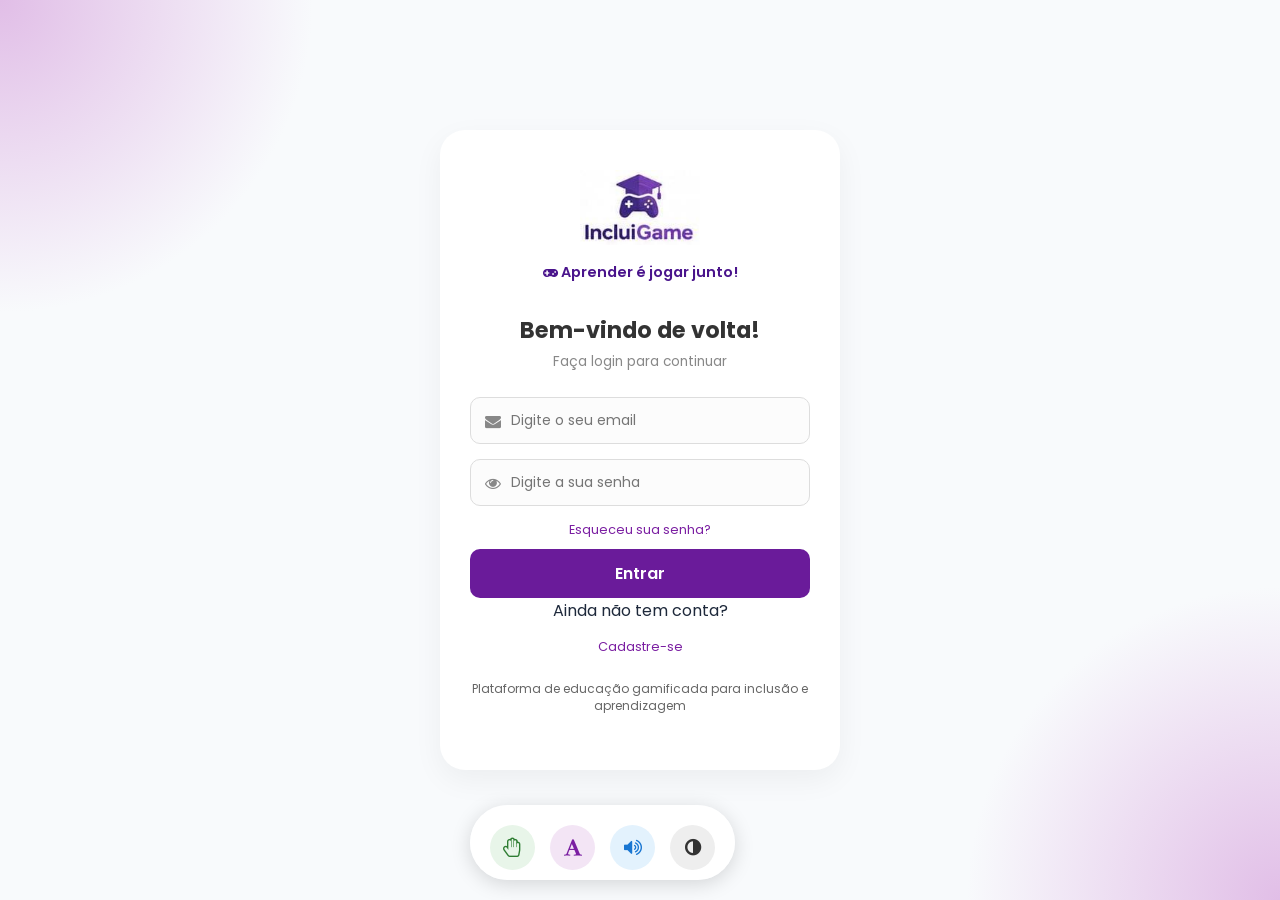
<file: index.html>
<!DOCTYPE html>
<html lang="pt-BR">
<head> 
    <meta charset="UTF-8">
    <link rel="stylesheet" href="style.css">
    <link rel="stylesheet" href="https://cdnjs.cloudflare.com/ajax/libs/font-awesome/4.7.0/css/font-awesome.min.css">
    <link rel="stylesheet" href="https://fonts.googleapis.com/css2?family=Poppins:wght@300;400;600&display=swap">
    <title>IncluiGame - Login</title>
</head>
<body>

    <div class="login-container">

        <div class="logo">
            <img src="Img/logo_ig.jpeg" alt="IncluiGame">
           <p><i class="fa fa-gamepad"></i> 
            Aprender é jogar junto!</p>
        </div>
       

       <div class="login-box">
        <h2>Bem-vindo de volta!</h2>
        <p class="subtitle">Faça login para continuar</p>
          
        <form id="loginForm" onsubmit="event.preventDefault(); login();">
    <div class="input-container">
        <i class="fa fa-envelope"></i>
        <input type="email" name="email" placeholder="Digite o seu email" required>
    </div>

    <div class="input-container">
        <input type="password" name="senha" placeholder="Digite a sua senha" required>
        <i class="fa fa-eye btn-eye" id="togglePassword" style="cursor: pointer;"></i>
    </div>

    <a href="#" class="forgot-link">Esqueceu sua senha?</a>
    
    <button type="submit">Entrar</button>

    <p class="cadastro">Ainda não tem conta? 
        <a href="cadastro.html">Cadastre-se</a>
    </p>
</form>

    </div>
      
   
        <p class="footer-description">Plataforma de educação gamificada para inclusão e aprendizagem</p>

        <div class="accessibility-bar">
        <!--Libras-->
        <button class="acc-btn libras" title="Libras">
            <i class="fa fa-hand-paper-o"></i>
           </button>
        <!--Tamanho da fonte--->
           <button class="acc-btn text-size" title="Tamanho da Fonte">
            <i class="fa fa-font"></i>
           </button>
           <!--Audio-->
           <button class="acc-btn audio" title="Ouvir texto">
            <i class="fa fa-volume-up"></i>
           </button>
           <!--Contrast-->
           <button class="acc-btn contrast" title="Alto contraste">
            <i class="fa fa-adjust"></i>
           </button>
        </div>
    </div>
    
<script src="js/login.js"></script>

<div vw class="enabled">
    <div vw-access-button class="active"></div>
    <div vw-plugin-wrapper>
        <div class="vw-plugin-top-wrapper"></div>
    </div>
</div>
<script src="https://vlibras.gov.br/app/vlibras-plugin.js"></script>
<script>
    new window.VLibras.Widget('https://vlibras.gov.br/app');
</script>
</body>
</html>
</file>
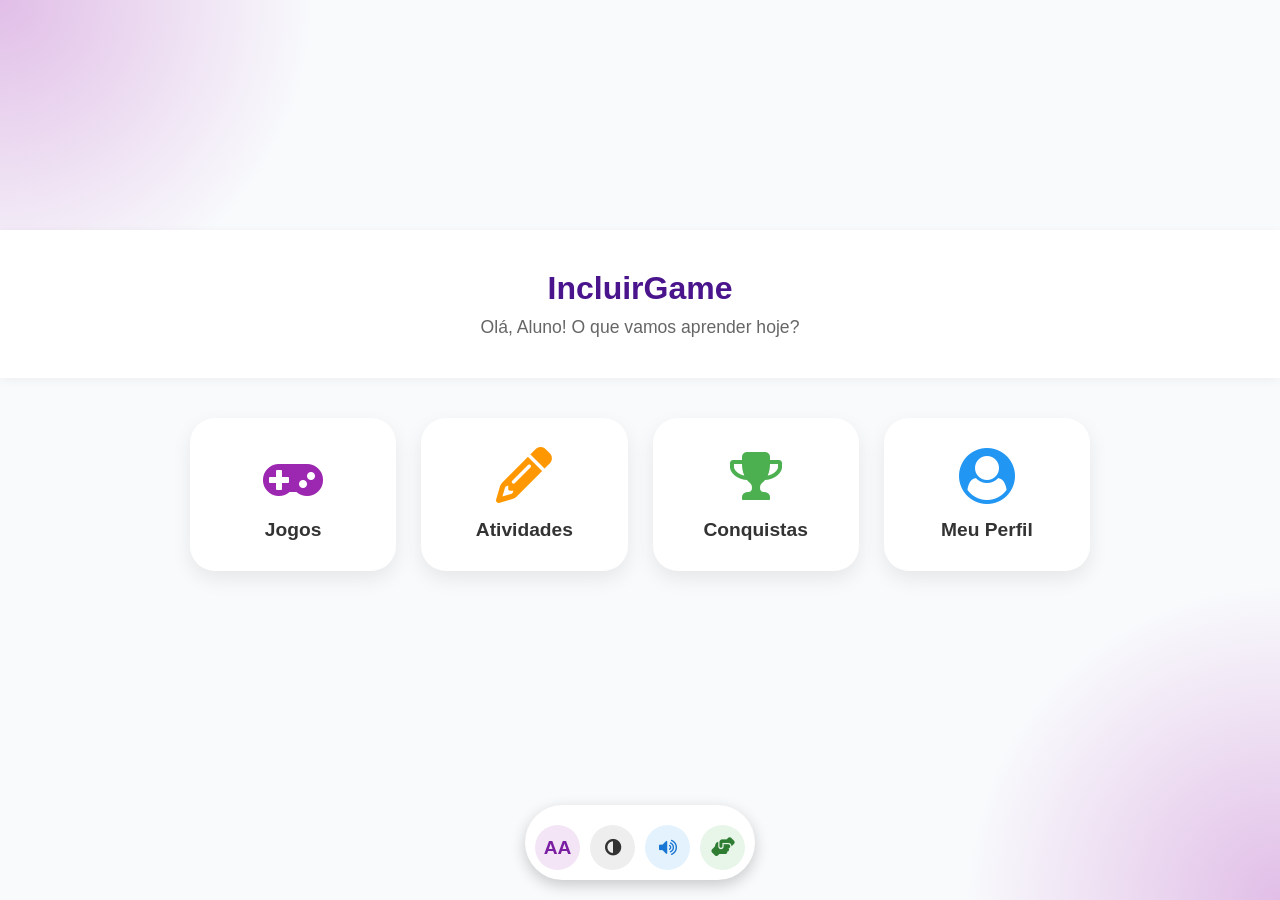
<file: aluno_dashboard.html>
<!DOCTYPE html>
<html lang="pt-BR">

<head>
    <meta charset="UTF-8">

    <title>Dashboard do Aluno</title>
    <link rel="stylesheet" href="style.css">
    <link rel="stylesheet"
    href="https://cdnjs.cloudflare.com/ajax/libs/font-awesome/6.5.0/css/all.min.css">
    <link rel="stylesheet" href="https://cdnjs.cloudflare.com/ajax/libs/font-awesome/4.7.0/css/font-awesome.min.css">
</head>
<body>
   <header>
    <h1>IncluirGame</h1>
    <p>Olá, Aluno! O que vamos aprender hoje?</p>
   </header>

   <main class="dashboard-grid">
    <a href="jogos.html" class="card jogos">
     <i class="fa fa-gamepad"></i>
     <span>Jogos</span>
    </a>

    <a href="atividade.html" class="card atividades">
        <i class="fa fa-pencil-alt"></i>
        <span>Atividades</span>
    </a>

    <a href="conquistas.html" class="card conquistas">
        <i class="fa fa-trophy"></i>
        <span>Conquistas</span>
    </a>

    <a href="meu_perfil.html" class="card perfil">
        <i class="fa fa-user-circle"></i>
        <span>Meu Perfil</span>
    </a>
   </main>

   <div class="footer-acc">
       <button class="acc-btn text-size">AA</button>
       <button class="acc-btn contrast"><i class="fa fa-adjust"></i></button>
       <button class="acc-btn audio"><i class="fa fa-volume-up"></i></button>
       <button class="acc-btn libras"><i class="fa fa-hands-helping"></i></button>
   </div>
  <!--parte de acessbilidade-->
    <div vw class="enabled">
    <div vw-access-button class="active"></div>
    <div vw-plugin-wrapper>
        <div class="vw-plugin-top-wrapper"></div>
    </div>
</div>

   <script src="js/login.js"></script>
 <!--Avatar das libras-->
<div vw class="enabled">
    <div vw-access-button class="active"></div>
    <div vw-plugin-wrapper>
        <div class="vw-plugin-top-wrapper"></div>
    </div>
</div>
<script src="https://vlibras.gov.br/app/vlibras-plugin.js"></script>
<script>
    new window.VLibras.Widget('https://vlibras.gov.br/app');
</script> 

</body>
</html>
</file>
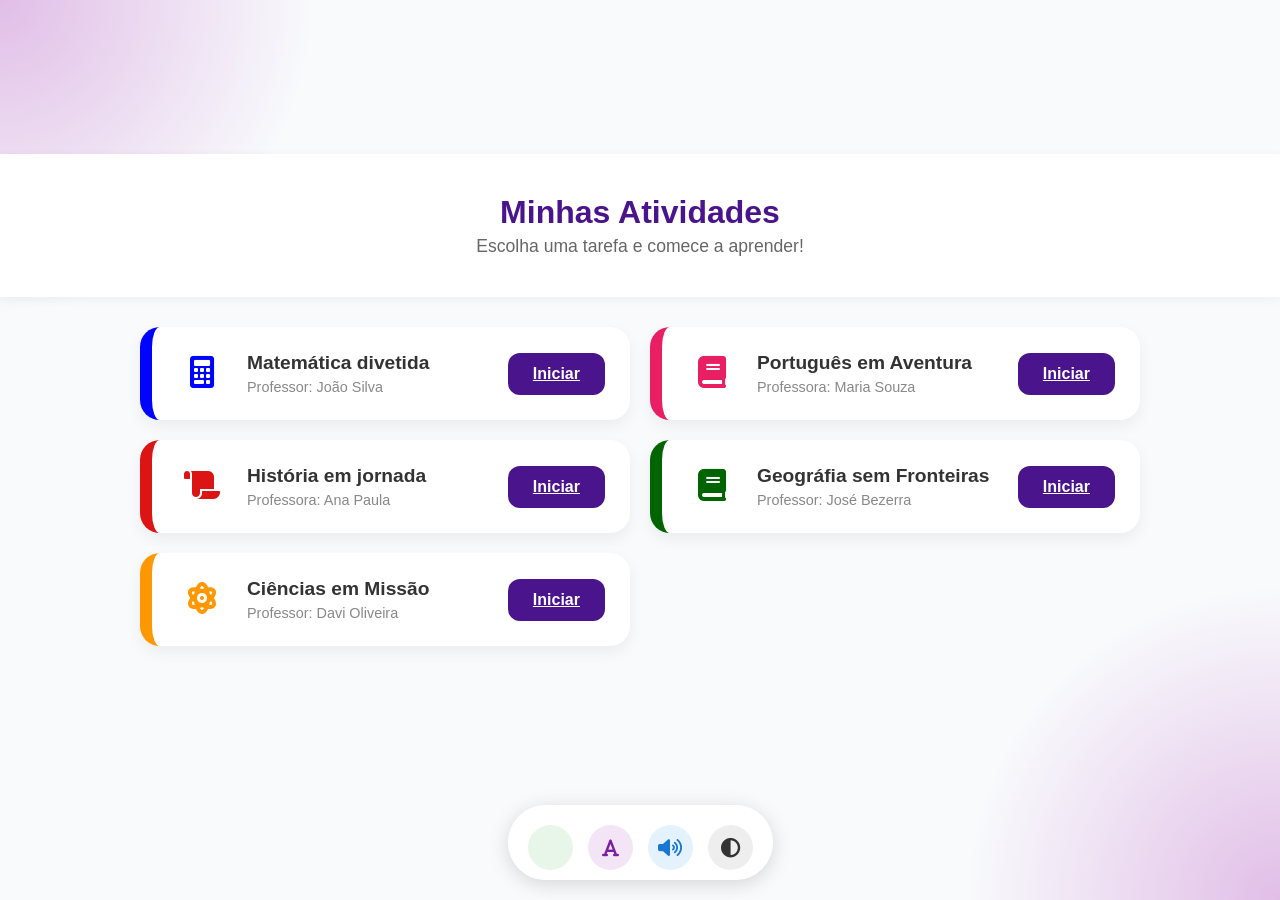
<file: atividade.html>
<!DOCTYPE html>
<html lang="pt-br">
<head>
    <meta charset="UTF-8">
    <meta name="viewport" content="width=device-width, initial-scale=1.0">
    <title>IncluiGame - Atividades</title>
    <link rel="stylesheet" href="https://cdnjs.cloudflare.com/ajax/libs/font-awesome/6.0.0/css/all.min.css">
    <link rel="stylesheet" href="style.css">
</head>
<body>

    <header class="header-atividades">
        <h2>Minhas Atividades</h2>
        <p>Escolha uma tarefa e comece a aprender!</p>
    </header>

    <main class="atividades-container" id="listaAtividades">
        
        <div class="atividade-card matematica">
            <div class="card-left">
                <div class="icon-box"><i class="fa fa-calculator"></i></div>
                <div class="info-box">
                    <h3>Matemática divetida</h3>
                    <p>Professor: João Silva</p>
                </div>
            </div>
             <a href="Aulas.html" class="btn-iniciar">Iniciar</a>
        </div>

        <div class="atividade-card portugues">
            <div class="card-left">
                <div class="icon-box"><i class="fa fa-book"></i></div>
                <div class="info-box">
                    <h3>Português em Aventura</h3>
                    <p>Professora: Maria Souza</p>
                </div>
            </div>
            <a href="Aulas.html" class="btn-iniciar">Iniciar</a>
        </div>

        <div class="atividade-card historia">
          <div class="card-left">
            <div class="icon-box"><i class="fa fa-scroll"></i></div>
            <div class="info-box">
                <h3>História em jornada</h3>
            <p>Professora: Ana Paula</p>
            </div>
            </div>
           <a href="Aulas.html" class="btn-iniciar">Iniciar</a>
        </div>

        <div class="atividade-card geografia">
            <div class="card-left">
                <div class="icon-box"><i class="fa fa-book"></i></div>
                <div class="info-box">
                    <h3>Geográfia sem Fronteiras</h3>
                    <p>Professor: José Bezerra</p>
                </div>
            </div>
             <a href="Aulas.html" class="btn-iniciar">Iniciar</a>
        </div>

        <div class="atividade-card ciencias">
            <div class="card-left">
              <div class="icon-box"><i class="fa fa-atom"></i></div> 
              <div class="info-box">
                <h3>Ciências em Missão</h3>
                <p>Professor: Davi Oliveira</p>
              </div>
            </div>
            <a href="Aulas.html" class="btn-iniciar">Iniciar</a>
        </div>
        

    </main>

    <div class="accessibility-bar">
        <!--Libras-->
        <button class="acc-btn libras" title="Libras">
            <i class="fa fa-hand-paper-o"></i>
           </button>
        <!--Tamanho da fonte--->
           <button class="acc-btn text-size" title="Tamanho da Fonte">
            <i class="fa fa-font"></i>
           </button>
           <!--Audio-->
           <button class="acc-btn audio" title="Ouvir texto">
            <i class="fa fa-volume-up"></i>
           </button>
           <!--Contraste-->
           <button class="acc-btn contrast" title="Alto contraste">
            <i class="fa fa-adjust"></i>
           </button>
        </div>

    <script src="js/login.js"></script> 

    <div vw class="enabled">
    <div vw-access-button class="active"></div>
    <div vw-plugin-wrapper>
        <div class="vw-plugin-top-wrapper"></div>
    </div>
</div>
<script src="https://vlibras.gov.br/app/vlibras-plugin.js"></script>
<script>
    new window.VLibras.Widget('https://vlibras.gov.br/app');
</script>
</body>
</html>
</file>
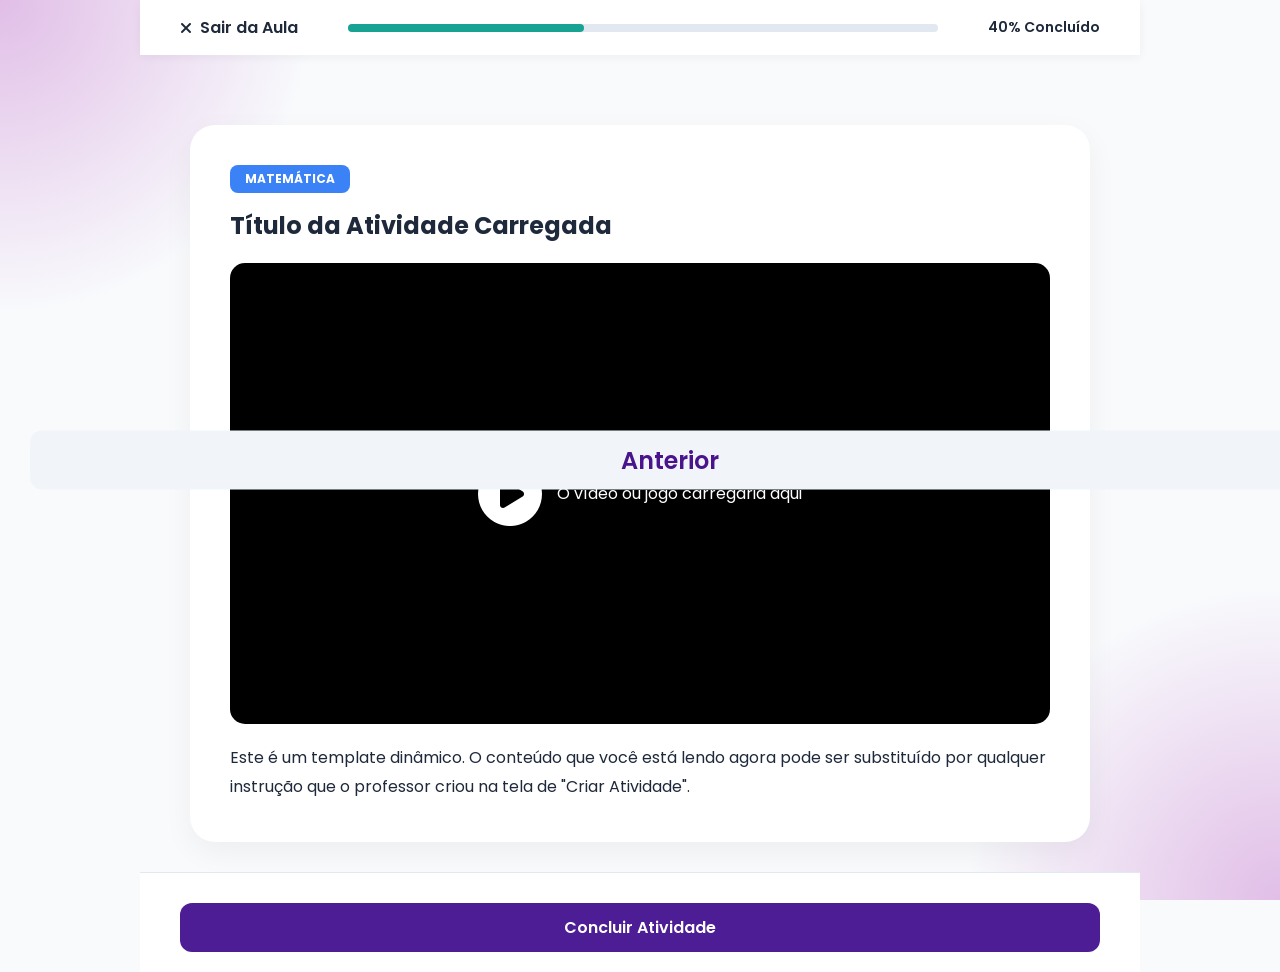
<file: Aulas.html>
<!DOCTYPE html>
<html lang="pt-br">
<head>
  <meta charset="UTF-8">
  <meta name="viewport" content="width=device-width, initial-scale=1.0">
  <title>IncluiGame - Aulas</title>
  <link rel="stylesheet" href="https://cdnjs.cloudflare.com/ajax/libs/font-awesome/6.5.0/css/all.min.css">
  <link href="https://fonts.googleapis.com/css2?family=Poppins:wght@400;600&display=swap" rel="stylesheet">
  <link rel="stylesheet" href="style.css">
  
</head>
<body>

<div class="layout-atividade">
  
  <header class="header-atividade">
    <a href="atividade.html" class="btn-sair">
      <i class="fa-solid fa-xmark"></i> Sair da Aula
    </a>
    <div style="flex: 1; margin: 0 50px;">
      <div style="height: 8px; background: #e2e8f0; border-radius: 10px;">
        <div style="width: 40%; height: 100%; background: var(--verde-principal); border-radius: 10px;"></div>
      </div>
    </div>
    <span style="font-weight: 600; font-size: 14px;">40% Concluído</span>
  </header>

  <main class="container-aula">
    <article class="card-aula">
      <span class="badge-materia" id="materiaTag" style="background-color: #3b82f6;">Matemática</span>
      <h1 id="tituloAtividade">Título da Atividade Carregada</h1>
      
      <div class="video-placeholder">
        <i class="fa-solid fa-play-circle fa-4x"></i>
        <p style="margin-left: 15px;">O vídeo ou jogo carregaria aqui</p>
      </div>

      <div class="texto-aula">
        <p>Este é um template dinâmico. O conteúdo que você está lendo agora pode ser substituído por qualquer instrução que o professor criou na tela de "Criar Atividade".</p>
      </div>
    </article>
  </main>

  <footer class="footer-aula">
    <button class="btn-acao btn-voltar">Anterior</button>
    <button class="btn-acao btn-proximo">Concluir Atividade</button>
  </footer>

</div>

<script>
  // Simulação de como o Front-end "entende" qual aula abrir
  // No futuro, o Backend passará esses dados via URL (ex: ?aula=matematica)
  function carregarDadosAula() {
    const params = new URLSearchParams(window.location.search);
    const materia = params.get('materia');

    if (materia === 'historia') {
      document.getElementById('materiaTag').innerText = "História";
      document.getElementById('materiaTag').style.backgroundColor = "#ef4444";
      document.getElementById('tituloAtividade').innerText = "História em Jornada";
    }
    // E assim por diante...
  }

  window.onload = carregarDadosAula;
</script>

</body>
</html>
</file>
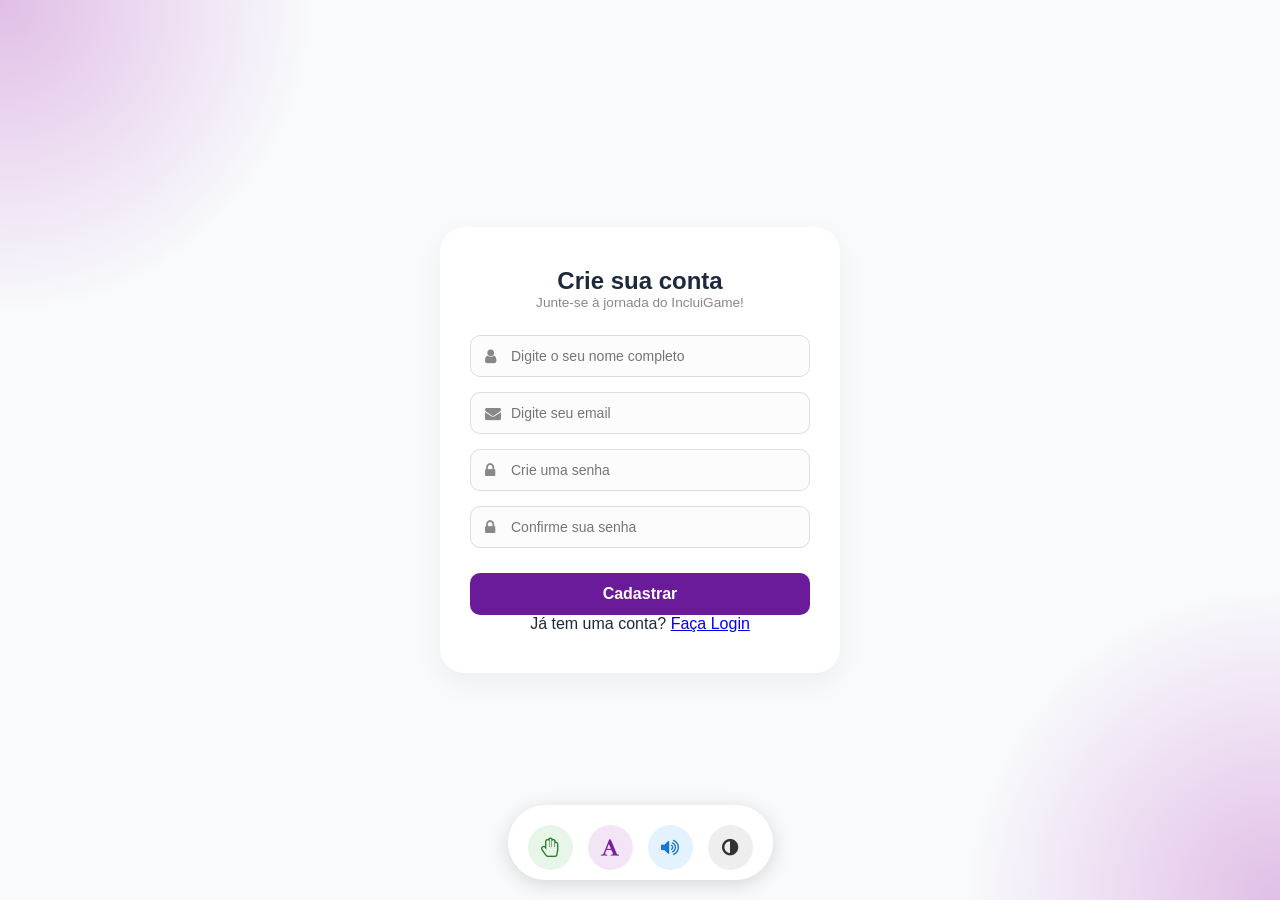
<file: cadastro.html>
<!DOCTYPE html>
<html lang="pt-BR">
    <head>
        <meta charset="UTF-8">
        <meta name="viewport" content="width=device-width, initial-scale=1.0">
        <link rel="stylesheet" href="https://cdnjs.cloudflare.com/ajax/libs/font-awesome/4.7.0/css/font-awesome.min.css">
        <link rel="stylesheet" href="style.css">
        <title>IncluiGame - Cadastro</title>
    </head>
    <body>
        <div class="login-container">
            <h2>Crie sua conta</h2>
            <p class="subtitle">Junte-se à jornada do IncluiGame!</p>

            <form id="cadastroForm" onsubmit="event.preventDefault(); validarCadastro();">
                <div class="input-container">
                    <i class="fa fa-user icon-left"></i>
                    <input type="text" id="nome" placeholder="Digite o seu nome completo" required>
                </div>

                <div class="input-container">
                    <i class="fa fa-envelope icon-left"></i>
                    <input type="email" id="email" placeholder="Digite seu email" required>
                </div>

                <div class="input-container">
                <i class="fa fa-lock icon-left"></i>
                <input type="password" id="senha" placeholder="Crie uma senha" required>
            </div>

            <div class="input-container">
                <i class="fa fa-lock icon-left"></i>
                <input type="password" id="confirmarSenha" placeholder="Confirme sua senha" required>
            </div>

            <button type="submit"> Cadastrar</button>
            </form>
            <p class="cadastro">
                Já tem uma conta? <a href="index.html">Faça Login</a>
            </p>
        </div>

    <div class="accessibility-bar">
        <!--Libras-->
        <button class="acc-btn libras" title="Libras">
            <i class="fa fa-hand-paper-o"></i>
           </button>
        <!--Tamanho da fonte--->
           <button class="acc-btn text-size" title="Tamanho da Fonte">
            <i class="fa fa-font"></i>
           </button>
           <!--Audio-->
           <button class="acc-btn audio" title="Ouvir texto">
            <i class="fa fa-volume-up"></i>
           </button>
           <!--Contrast-->
           <button class="acc-btn contrast" title="Alto contraste">
            <i class="fa fa-adjust"></i>
           </button>
        </div>
    </div>

    <!--parte de acessbilidade-->
    <div vw class="enabled">
    <div vw-access-button class="active"></div>
    <div vw-plugin-wrapper>
        <div class="vw-plugin-top-wrapper"></div>
    </div>
</div>

<script src="js/login.js"></script>

<script src="https://vlibras.gov.br/app/vlibras-plugin.js"></script>
<script>
    new window.VLibras.Widget('https://vlibras.gov.br/app');
</script>
    </body>
</html>
</file>
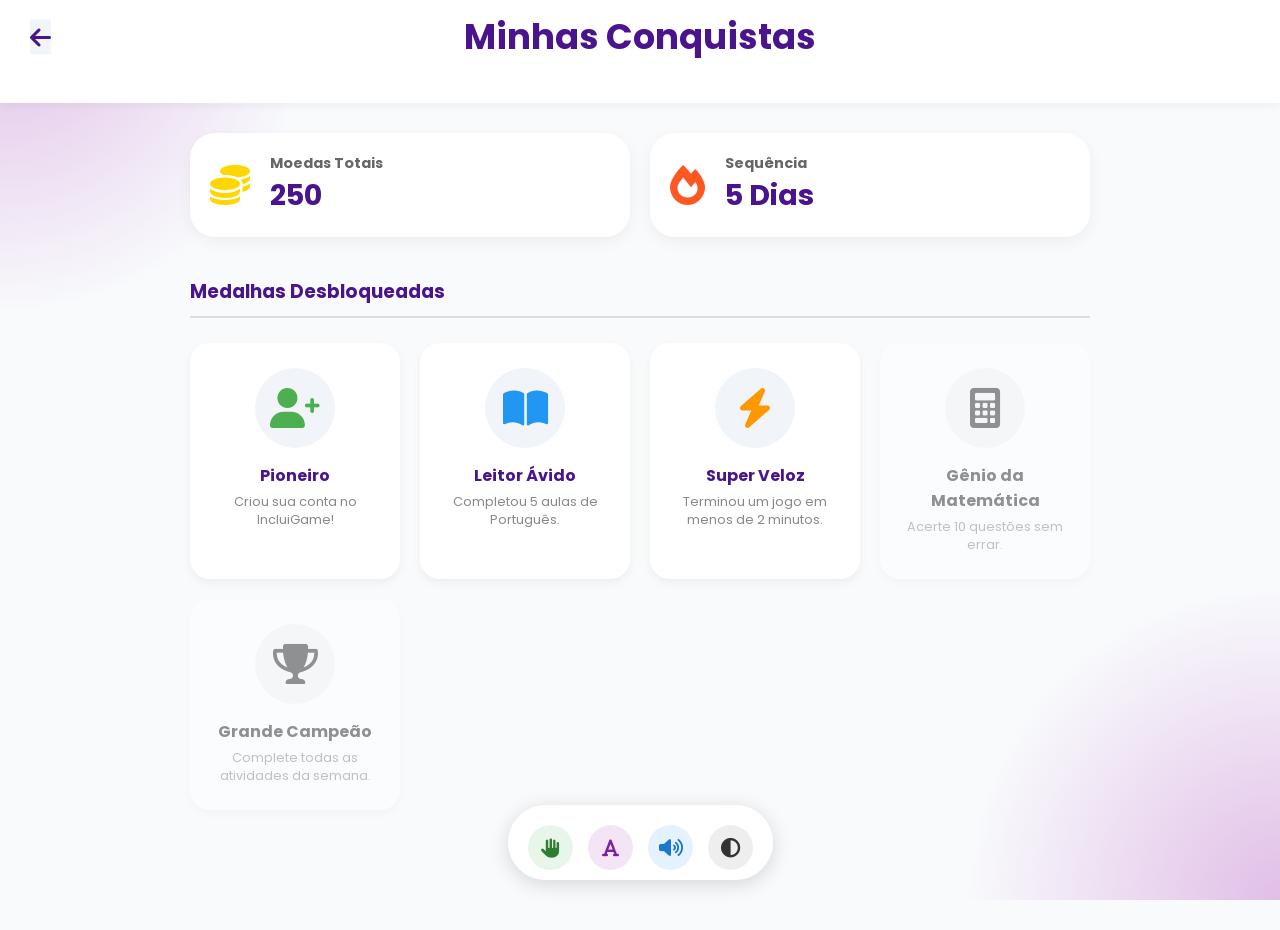
<file: conquistas.html>
<!DOCTYPE html>
<html lang="pt-br">
<head>
    <meta charset="UTF-8">
    <meta name="viewport" content="width=device-width, initial-scale=1.0">
    <title>IncluiGame - Minhas Conquistas</title>
    <link rel="stylesheet" href="https://cdnjs.cloudflare.com/ajax/libs/font-awesome/6.0.0/css/all.min.css">
    <link href="https://fonts.googleapis.com/css2?family=Poppins:wght@400;600;700&display=swap" rel="stylesheet">
    <link rel="stylesheet" href="style.css">
</head>
<body>

    <header class="header-conquistas">
        <a href="aluno_dashboard.html" class="btn-voltar"><i class="fa fa-arrow-left"></i></a>
        <h2>Minhas Conquistas</h2>
    </header>

    <section class="status-container">
        <div class="status-card">
            <i class="fa fa-coins" style="color: var(--amarelo-ouro);"></i>
            <div class="status-info">
                <h4>Moedas Totais</h4>
                <p>250</p>
            </div>
        </div>
        <div class="status-card">
            <i class="fa fa-fire" style="color: #FF5722;"></i>
            <div class="status-info">
                <h4>Sequência</h4>
                <p>5 Dias</p>
            </div>
        </div>
    </section>

    <main class="medalhas-section">
        <h3>Medalhas Desbloqueadas</h3>
        <div class="medalhas-grid">
            
            <div class="medalha-card">
                <div class="medalha-icon" style="color: #4CAF50;"><i class="fa fa-user-plus"></i></div>
                <h4>Pioneiro</h4>
                <p>Criou sua conta no IncluiGame!</p>
            </div>

            <div class="medalha-card">
                <div class="medalha-icon" style="color: #2196F3;"><i class="fa fa-book-open"></i></div>
                <h4>Leitor Ávido</h4>
                <p>Completou 5 aulas de Português.</p>
            </div>

            <div class="medalha-card">
                <div class="medalha-icon" style="color: #FF9800;"><i class="fa fa-bolt"></i></div>
                <h4>Super Veloz</h4>
                <p>Terminou um jogo em menos de 2 minutos.</p>
            </div>

            <div class="medalha-card bloqueada">
                <div class="medalha-icon"><i class="fa fa-calculator"></i></div>
                <h4>Gênio da Matemática</h4>
                <p>Acerte 10 questões sem errar.</p>
            </div>

            <div class="medalha-card bloqueada">
                <div class="medalha-icon"><i class="fa fa-trophy"></i></div>
                <h4>Grande Campeão</h4>
                <p>Complete todas as atividades da semana.</p>
            </div>

        </div>
    </main>

    <div class="accessibility-bar">
        <button class="acc-btn libras"><i class="fa fa-hand-paper"></i></button>
        <button class="acc-btn text-size"><i class="fa fa-font"></i></button>
        <button class="acc-btn audio"><i class="fa fa-volume-up"></i></button>
        <button class="acc-btn contrast"><i class="fa fa-adjust"></i></button>
    </div>

    <div vw class="enabled">
        <div vw-access-button class="active"></div>
        <div vw-plugin-wrapper><div class="vw-plugin-top-wrapper"></div></div>
    </div>
    <script src="https://vlibras.gov.br/app/vlibras-plugin.js"></script>
    <script>new window.VLibras.Widget('https://vlibras.gov.br/app');</script>

</body>
</html>
</file>
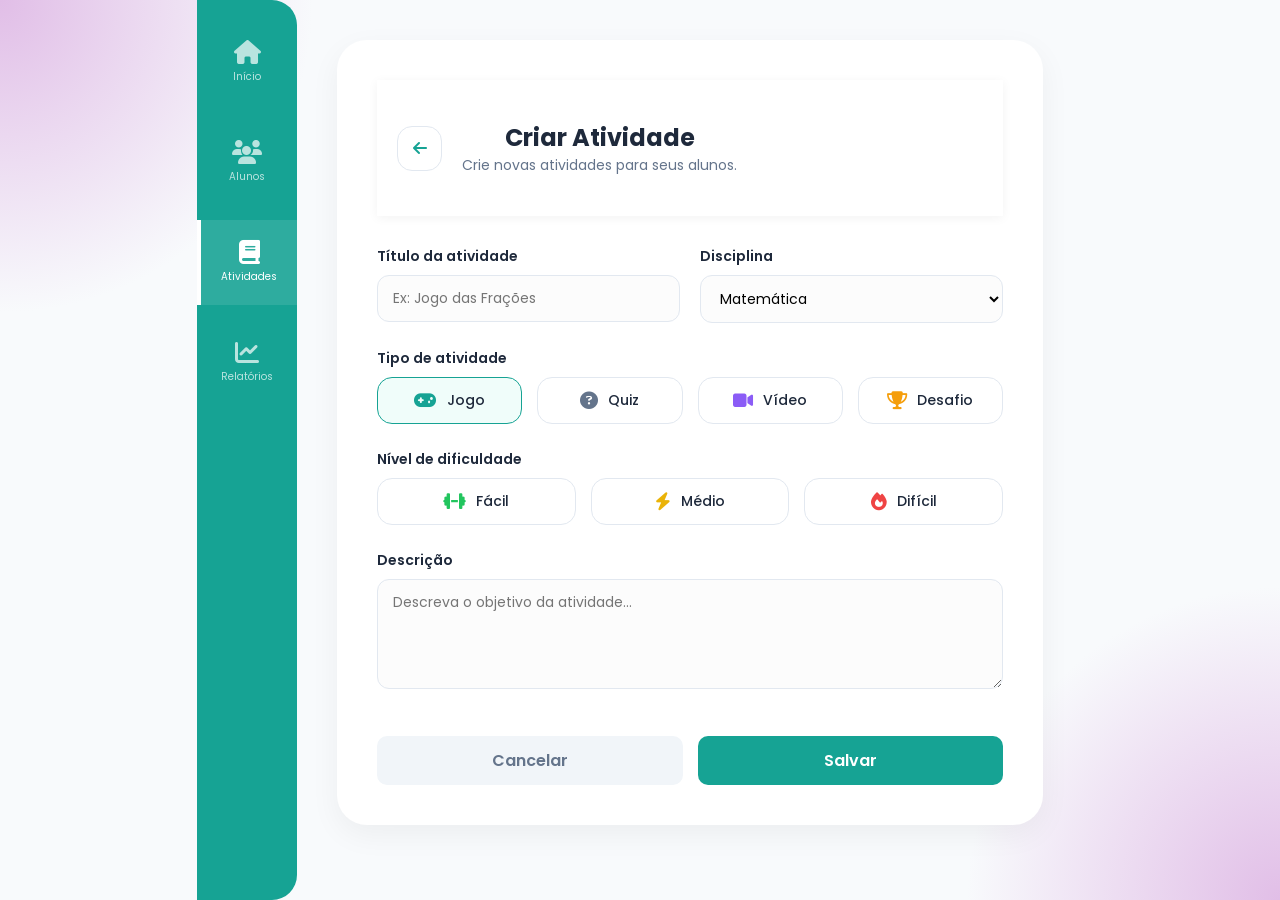
<file: criar_atividade.html>
<!DOCTYPE html>
<html lang="pt-br">
<head>
  <meta charset="UTF-8">
  <meta name="viewport" content="width=device-width, initial-scale=1.0">
  <title>IncluiGame - Criar Atividade</title>
  <link rel="stylesheet" href="https://cdnjs.cloudflare.com/ajax/libs/font-awesome/6.5.0/css/all.min.css">
  <link href="https://fonts.googleapis.com/css2?family=Poppins:wght@400;500;600;700&display=swap" rel="stylesheet">
  <link rel="stylesheet" href="style.css">

</head>
<body>

<div class="layout-professor">
  <aside class="sidebar-professor">
    <nav>
      <a href="criar_atividade.html"><i class="fa-solid fa-house"></i>Início</a>
      <a href="turmas.html"><i class="fa-solid fa-users"></i>Alunos</a>
      <a href="criar_atividade.html" class="active"><i class="fa-solid fa-book"></i>Atividades</a>
      <a href="relatorios.html"><i class="fa-solid fa-chart-line"></i>Relatórios</a>
    </nav>
  </aside>

  <main class="conteudo-professor">
    
    <section class="container-criar">
      <header class="header-form">
        <a href="#" class="btn-voltar-circulo">
          <i class="fa-solid fa-arrow-left"></i>
        </a>
        <div class="header-text">
          <h2>Criar Atividade</h2>
          <p>Crie novas atividades para seus alunos.</p>
        </div>
      </header>

      <form>
        <div class="form-grid">
          <div class="field">
            <label>Título da atividade</label>
            <input type="text" placeholder="Ex: Jogo das Frações">
          </div>
          <div class="field">
            <label>Disciplina</label>
            <select>
              <option>Matemática</option>
              <option>Português</option>
              <option>Ciências</option>
              <option>Historia</option>
              <option>Geografia</option>
            </select>
          </div>
        </div>

        <div class="selection-group">
          <label>Tipo de atividade</label>
          <div class="chips-container">
            <div class="chip active"><i class="fa-solid fa-gamepad"></i> Jogo</div>
            <div class="chip"><i class="fa-solid fa-circle-question"></i> Quiz</div>
            <div class="chip"><i class="fa-solid fa-video"></i> Vídeo</div>
            <div class="chip"><i class="fa-solid fa-trophy"></i> Desafio</div>
          </div>
        </div>

        <div class="selection-group">
          <label>Nível de dificuldade</label>
          <div class="chips-container">
            <div class="chip"><i class="fa-solid fa-dumbbell"></i> Fácil</div>
            <div class="chip"><i class="fa-solid fa-bolt"></i> Médio</div>
            <div class="chip"><i class="fa-solid fa-fire"></i> Difícil</div>
          </div>
        </div>

        <div class="field">
          <label>Descrição</label>
          <textarea rows="4" placeholder="Descreva o objetivo da atividade..."></textarea>
        </div>

        <div class="footer-actions">
          <button type="button" class="btn btn-cancelar">Cancelar</button>
          <button type="submit" class="btn btn-salvar">Salvar</button>
        </div>
      </form>
    </section>

  </main>
</div>

</body>
</html>
</file>
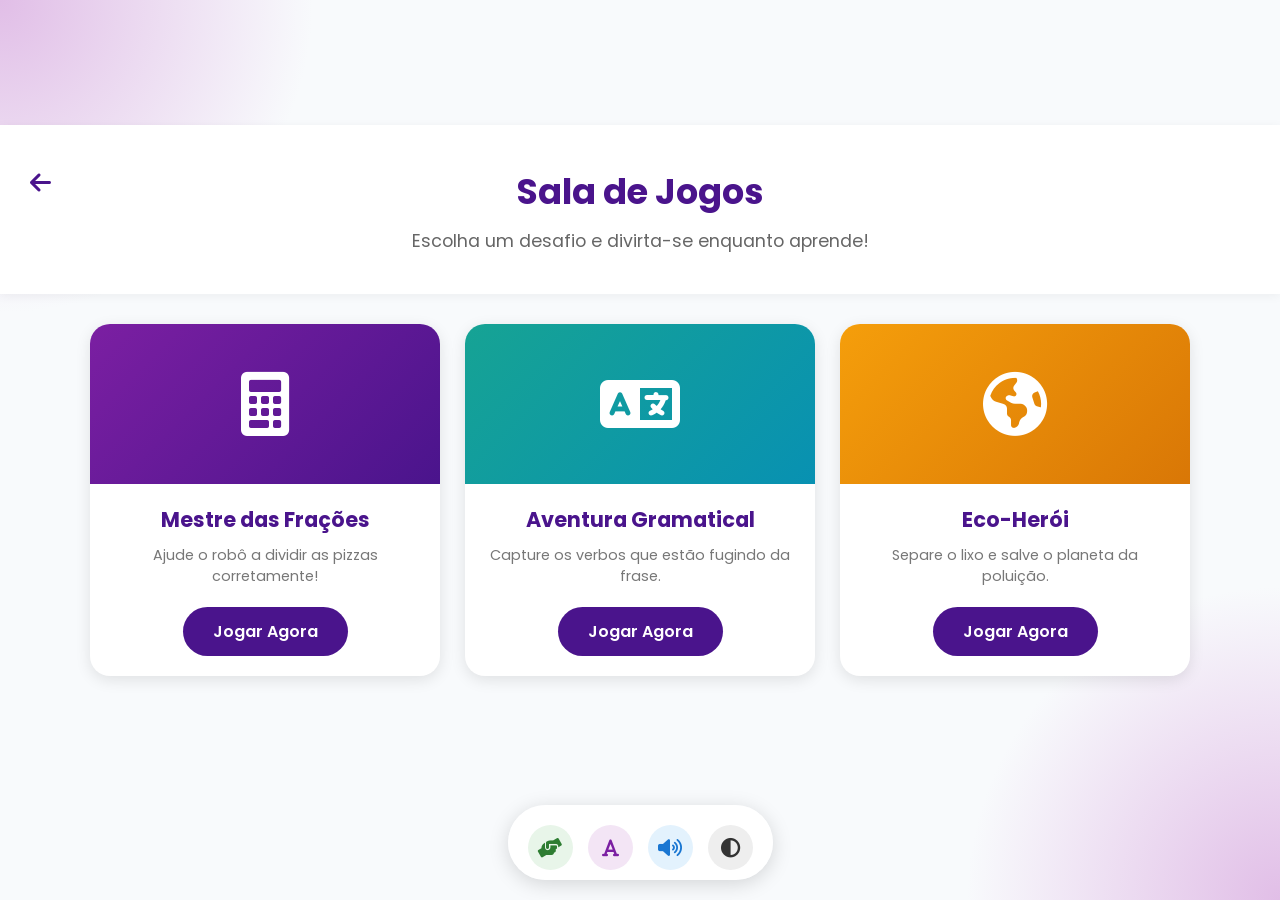
<file: jogos.html>
<!DOCTYPE html>
<html lang="pt-br">
<head>
    <meta charset="UTF-8">
    <meta name="viewport" content="width=device-width, initial-scale=1.0">
    <title>IncluiGame - Sala de Jogos</title>
    <link rel="stylesheet" href="https://cdnjs.cloudflare.com/ajax/libs/font-awesome/6.0.0/css/all.min.css">
    <link href="https://fonts.googleapis.com/css2?family=Poppins:wght@400;600;700&display=swap" rel="stylesheet">
    <link rel="stylesheet" href="style.css">
</head>
<body>

    <header class="header-jogos">
        <a href="aluno_dashboard.html" style="position: absolute; left: 30px; color: var(--roxo-escuro); font-size: 1.5rem;"><i class="fa fa-arrow-left"></i></a>
        <h2>Sala de Jogos</h2>
        <p>Escolha um desafio e divirta-se enquanto aprende!</p>
    </header>

    <main class="jogos-container">
        
        <div class="jogo-card">
            <div class="jogo-banner"><i class="fa fa-calculator"></i></div>
            <div class="jogo-info">
                <h3>Mestre das Frações</h3>
                <p>Ajude o robô a dividir as pizzas corretamente!</p>
                <a href="Aulas.html?tipo=jogo" class="btn-jogar">Jogar Agora</a>
            </div>
        </div>

        <div class="jogo-card">
            <div class="jogo-banner" style="background: linear-gradient(135deg, #16a394, #0891b2);"><i class="fa fa-language"></i></div>
            <div class="jogo-info">
                <h3>Aventura Gramatical</h3>
                <p>Capture os verbos que estão fugindo da frase.</p>
                <a href="#" class="btn-jogar">Jogar Agora</a>
            </div>
        </div>

        <div class="jogo-card">
            <div class="jogo-banner" style="background: linear-gradient(135deg, #f59e0b, #d97706);"><i class="fa fa-globe-americas"></i></div>
            <div class="jogo-info">
                <h3>Eco-Herói</h3>
                <p>Separe o lixo e salve o planeta da poluição.</p>
                <a href="#" class="btn-jogar">Jogar Agora</a>
            </div>
        </div>

    </main>

    <div class="accessibility-bar">
        <button class="acc-btn libras" title="Libras"><i class="fa fa-hands-helping"></i></button>
        <button class="acc-btn text-size" title="Tamanho da Fonte"><i class="fa fa-font"></i></button>
        <button class="acc-btn audio" title="Ouvir texto"><i class="fa fa-volume-up"></i></button>
        <button class="acc-btn contrast" title="Alto contraste"><i class="fa fa-adjust"></i></button>
    </div>

    <div vw class="enabled">
        <div vw-access-button class="active"></div>
        <div vw-plugin-wrapper><div class="vw-plugin-top-wrapper"></div></div>
    </div>
    <script src="https://vlibras.gov.br/app/vlibras-plugin.js"></script>
    <script>new window.VLibras.Widget('https://vlibras.gov.br/app');</script>

</body>
</html>
</file>
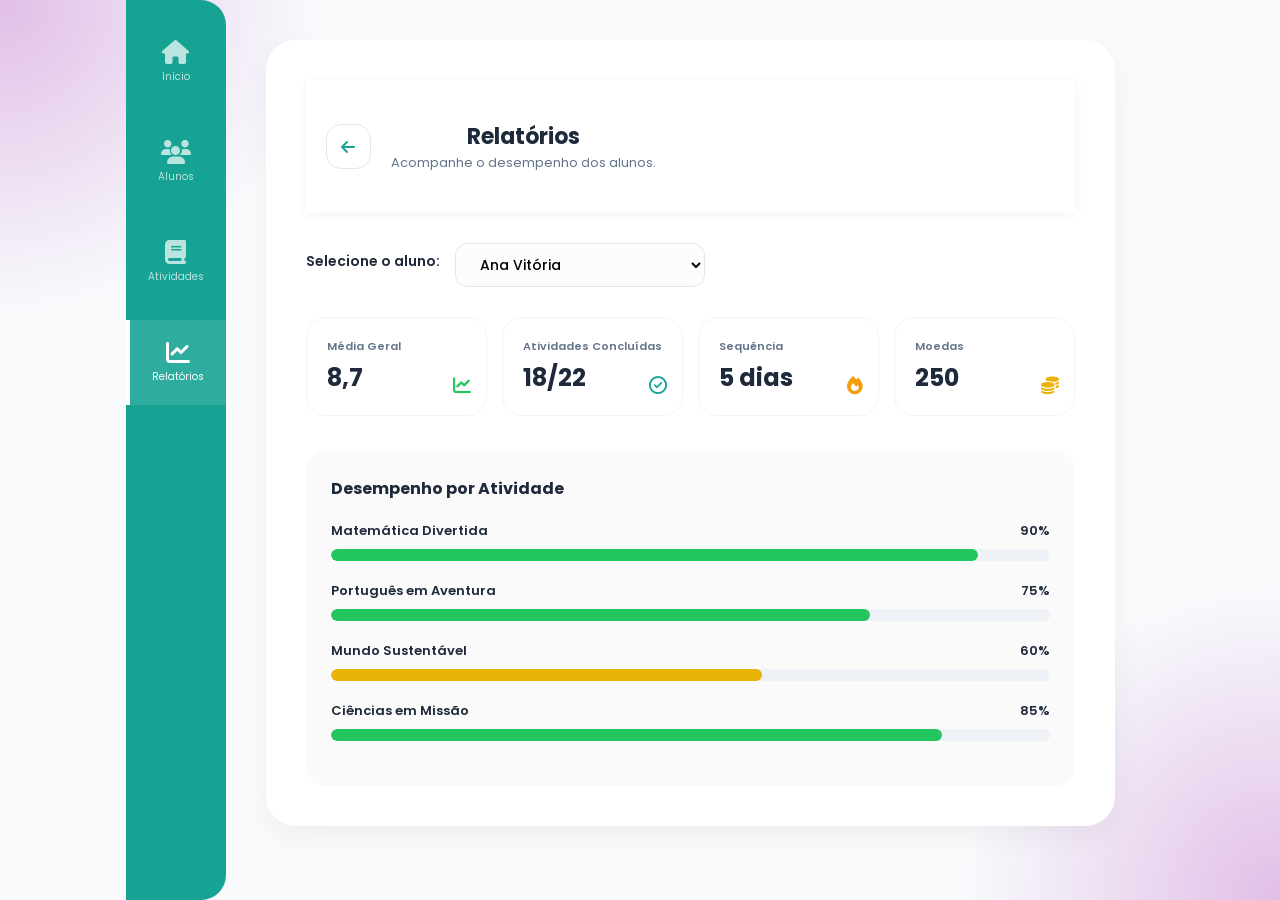
<file: relatorios.html>
<!DOCTYPE html>
<html lang="pt-br">
<head>
  <meta charset="UTF-8">
  <meta name="viewport" content="width=device-width, initial-scale=1.0">
  <title>IncluiGame - Relatórios</title>
  <link rel="stylesheet" href="https://cdnjs.cloudflare.com/ajax/libs/font-awesome/6.5.0/css/all.min.css">
  <link href="https://fonts.googleapis.com/css2?family=Poppins:wght@400;500;600;700&display=swap" rel="stylesheet">
  <link rel="stylesheet" href="style.css">
</head>
<body>

<div class="layout-professor">
  <aside class="sidebar-professor">
    <nav>
      <a href="relatorios.html"><i class="fa-solid fa-house"></i>Início</a>
      <a href="turmas.html"><i class="fa-solid fa-users"></i>Alunos</a>
      <a href="criar_atividade.html"><i class="fa-solid fa-book"></i>Atividades</a>
      <a href="relatorios.html" class="active"><i class="fa-solid fa-chart-line"></i>Relatórios</a>
    </nav>
  </aside>

  <main class="conteudo-professor">
    <section class="container-relatorio">
      
      <header class="header-relatorio">
        <a href="#" class="btn-voltar-circulo"><i class="fa-solid fa-arrow-left"></i></a>
        <div>
          <h2 style="font-size: 22px;">Relatórios</h2>
          <p style="color: var(--cinza-texto); font-size: 13px;">Acompanhe o desempenho dos alunos.</p>
        </div>
      </header>

      <div class="selecao-aluno">
        <label style="font-weight: 600; font-size: 14px;">Selecione o aluno:</label>
        <select>
          <option>Ana Vitória</option>
          <option>Bruno Garcia</option>
          <option>Carla Souza</option>
        </select>
      </div>

      <div class="grid-metricas">
        <div class="card-metrica">
          <p>Média Geral</p>
          <h4>8,7</h4>
          <i class="fa-solid fa-chart-line" style="color: #22c55e;"></i>
        </div>
        <div class="card-metrica">
          <p>Atividades Concluídas</p>
          <h4>18/22</h4>
          <i class="fa-regular fa-circle-check" style="color: #16a394;"></i>
        </div>
        <div class="card-metrica">
          <p>Sequência</p>
          <h4>5 dias</h4>
          <i class="fa-solid fa-fire" style="color: #f59e0b;"></i>
        </div>
        <div class="card-metrica">
          <p>Moedas</p>
          <h4>250</h4>
          <i class="fa-solid fa-coins" style="color: #eab308;"></i>
        </div>
      </div>

      <div class="sessao-detalhes">
        <h3>Desempenho por Atividade</h3>

        <div class="item-progresso">
          <div class="info-progresso"><span>Matemática Divertida</span> <span>90%</span></div>
          <div class="barra-externa"><div class="barra-interna bg-verde" style="width: 90%;"></div></div>
        </div>

        <div class="item-progresso">
          <div class="info-progresso"><span>Português em Aventura</span> <span>75%</span></div>
          <div class="barra-externa"><div class="barra-interna bg-verde" style="width: 75%;"></div></div>
        </div>

        <div class="item-progresso">
          <div class="info-progresso"><span>Mundo Sustentável</span> <span>60%</span></div>
          <div class="barra-externa"><div class="barra-interna bg-amarelo" style="width: 60%;"></div></div>
        </div>

        <div class="item-progresso">
          <div class="info-progresso"><span>Ciências em Missão</span> <span>85%</span></div>
          <div class="barra-externa"><div class="barra-interna bg-verde" style="width: 85%;"></div></div>
        </div>
      </div>

    </section>
  </main>
</div>

</body>
</html>
</file>
<file: style.css>
/* Configurações Globais */
* {
    margin: 0;
    padding: 0;
    box-sizing: border-box;
    font-family: 'Poppins', sans-serif;
}

body {
    background-color: #F3F0F7; /* Um lilás bem clarinho de fundo */
    display: flex;
    justify-content: center;
    align-items: center;
    height: 100vh;
    padding: 20px;
    background-color: #f5f5f5;
    background-image: radial-gradient(circle at top left, #e1bee7 0%, transparent 20%),
                      radial-gradient(circle at bottom right, #e1bee7 0%, transparent 20%);
    background-attachment: fixed;
}

/* Container Principal */
.login-container {
    background-color: #ffffff;
    width: 100%;
    max-width: 400px;
    padding: 40px 30px;
    border-radius: 25px;
    box-shadow: 0 10px 30px rgba(0, 0, 0, 0.05);
    text-align: center;
}

/* Logo e Texto do Topo */
.logo img {
    width: 120px; /* Ajuste conforme o tamanho da sua imagem */
    margin-bottom: 10px;
}

.logo p {
    color: #4A148C;
    font-weight: 600;
    font-size: 0.9rem;
    margin-bottom: 30px;
}

/* Caixa de Login */
.login-box h2 {
    color: #333;
    font-size: 1.4rem;
    margin-bottom: 5px;
}

.subtitle {
    color: #888;
    font-size: 0.85rem;
    margin-bottom: 25px;
}

/* Inputs */
.input-container {
    position: relative;
    margin-bottom: 15px;
    width: 100%;
}

.input-container i {
    position: absolute;
    left: 15px;
    top: 50%;
    transform: translateY(-50%);
    color: #888;
    transition: 0.3s; /* Para o ícone mudar de cor suavemente também */
} 

.input-container input{
  width: 100%;
    padding: 12px 15px 12px 40px; /* Note o 40px aqui para dar espaço ao ícone */
    border: 1px solid #DDD;
    border-radius: 10px;
    outline: none;
    transition: 0.3s;
    font-family: 'Poppins', sans-serif;
}

.input-container input:focus {
    border-color: #7B1FA2;
    box-shadow: 0 0 5px rgba(123, 31, 162, 0.2);
}

/* Faz o ícone ficar roxo quando o usuário clica no input */
.input-container input:focus + i {
    color: #7B1FA2;
}
/* Botão Entrar */
button {
    width: 100%;
    padding: 12px;
    background-color: #6A1B9A; /* Roxo principal */
    color: white;
    border: none;
    border-radius: 10px;
    font-size: 1rem;
    font-weight: 600;
    cursor: pointer;
    transition: background 0.3s;
    margin-top: 10px;
}

button:hover {
    background-color: #4A148C;
}

/* Link de Esqueceu a Senha / Cadastro (Opcional) */
.login-box a {
    display: block;
    margin-top: 15px;
    color: #7B1FA2;
    text-decoration: none;
    font-size: 0.8rem;
}
/* Texto de descrição no rodapé */
.footer-description {
    font-size: 0.75rem;
    color: #666;
    margin: 25px 0 15px;
    line-height: 1.4;
}

/* Container dos botões */
.accessibility-bar {
    display: flex;
    justify-content: center;
    gap: 12px; /* Espaço entre os botões */
    margin-top: 10px;
}

/* Estilo base dos botões redondos */
.acc-btn {
    width: 40px;
    height: 40px;
    border-radius: 50%;
    border: none;
    display: flex;
    align-items: center;
    justify-content: center;
    cursor: pointer;
    transition: transform 0.2s, background-color 0.3s;
    font-size: 1.1rem;
}

/* Cores específicas baseadas na imagem */
.acc-btn.libras { background-color: #E1BEE7; color: #4A148C; }
.acc-btn.text-size { background-color: #F3E5F5; color: #7B1FA2; }
.acc-btn.audio { background-color: #C8E6C9; color: #2E7D32; } /* Verde suave */
.acc-btn.contrast { background-color: #CFD8DC; color: #37474F; }

/* Efeito ao passar o mouse */
.acc-btn:hover {
    transform: scale(1.1);
    filter: brightness(0.9);
}

/* Classe para Alto Contraste */
body.alto-contraste {
    background: #000 !important;
}

body.alto-contraste .login-container {
    background: #000 !important;
    border: 2px solid #ffff00 !important;
    color: #ffff00 !important;
}

body.alto-contraste h2, 
body.alto-contraste p,
body.alto-contraste i {
    color: #ffff00 !important;
}

body.alto-contraste button {
    background: #ffff00 !important;
    color: #000 !important;
}

/* Classe para aumentar a fonte */
.fonte-grande {
    font-size: 1.25rem !important; /* Aumenta o tamanho base */
}

/* Esconde o bonequinho azul padrão do VLibras */
div[vw-access-button] {
    display: none !important;
}
/*aluno_dashboard*/
/*Estilização geral do aluno_dashboard*/
* {
            margin: 0;
            padding: 0;
            box-sizing: border-box;
            font-family: 'Segoe UI', Tahoma, Geneva, Verdana, sans-serif;
        }

        body {
            background-color: #f4f7f6;
            display: flex;
            flex-direction: column;
            align-items: center;
            min-height: 100vh;
        }

        /* Cabeçalho da Dashboard */
        header {
            width: 100%;
            padding: 40px 20px;
            text-align: center;
            background-color: #fff;
            box-shadow: 0 2px 10px rgba(0,0,0,0.05);
            margin-bottom: 40px;
        }

        header h1 {
            color: #4A148C;
            font-size: 2rem;
            margin-bottom: 10px;
        }

        header p {
            color: #666;
            font-size: 1.1rem;
        }

        /* Grid de Cards */
        .dashboard-grid {
            display: grid;
            grid-template-columns: repeat(auto-fit, minmax(200px, 1fr));
            gap: 25px;
            width: 90%;
            max-width: 900px;
            padding-bottom: 100px; /* Espaço para o rodapé não cobrir */
        }

        /* Estilo Individual do Card */
        .card {
            background: white;
            border-radius: 25px;
            padding: 30px;
            display: flex;
            flex-direction: column;
            align-items: center;
            justify-content: center;
            text-decoration: none;
            transition: all 0.3s ease;
            box-shadow: 0 8px 20px rgba(0,0,0,0.08);
            border: none;
            cursor: pointer;
        }

        .card i {
            font-size: 3.5rem;
            margin-bottom: 15px;
            transition: transform 0.3s ease;
        }

        .card span {
            font-size: 1.2rem;
            font-weight: 700;
            color: #333;
        }

        /* Efeito de Hover (Passar o mouse) */
        .card:hover {
            transform: translateY(-10px);
            box-shadow: 0 12px 25px rgba(0,0,0,0.15);
        }

        .card:hover i {
            transform: scale(1.1);
        }

        /* Cores dos Ícones e Bordas (Baseado na sua imagem) */
        .card.jogos i { color: #9c27b0; } /* Roxo */
        .card.atividades i { color: #ff9800; } /* Laranja */
        .card.conquistas i { color: #4caf50; } /* Verde */
        .card.perfil i { color: #2196f3; } /* Azul */

        /* Rodapé de Acessibilidade (Igual ao da Login) */
        .footer-acc {
            position: fixed;
            bottom: 20px;
            background: #fff;
            padding: 10px 20px;
            border-radius: 50px;
            box-shadow: 0 4px 15px rgba(0,0,0,0.2);
            display: flex;
            gap: 15px;
        }

        .acc-btn {
            width: 45px;
            height: 45px;
            border-radius: 50%;
            border: none;
            background: #4A148C;
            color: white;
            cursor: pointer;
            font-size: 1.2rem;
            display: flex;
            align-items: center;
            justify-content: center;
            transition: 0.3s;
        }

        .acc-btn:hover {
            background: #7B1FA2;
            transform: scale(1.1);
        }

        /* Responsividade para Celular */
        @media (max-width: 600px) {
            .dashboard-grid {
                grid-template-columns: 1fr 1fr; /* 2 colunas no celular */
                gap: 15px;
            }
            .card { padding: 20px; }
            .card i { font-size: 2.5rem; }
        }
/*Atividade style*/
/* style geral */
        body {
            margin: 0;
            padding: 0;
            font-family: 'Segoe UI', Tahoma, Geneva, Verdana, sans-serif;
            background-color: #f0f2f5; /* Fundo cinza claro para destacar os cards */
            display: flex;
            flex-direction: column;
            align-items: center;
            min-height: 100vh;
        }

        /* cabeçalho */
        .header-atividades {
            width: 100%;
            text-align: center;
            padding: 40px 0;
            background-color: #ffffff;
            box-shadow: 0 2px 10px rgba(0,0,0,0.05);
            margin-bottom: 30px;
        }

        .header-atividades h2 {
            color: #4A148C;
            margin: 0;
            font-size: 2rem;
        }

        .header-atividades p {
            color: #666;
            margin-top: 5px;
        }

        /* container cards */
        .atividades-container {
            display: grid;
            grid-template-columns: repeat(auto-fit, minmax(350px, 1fr));
            gap: 20px;
            width: 90%;
            max-width: 1000px; /* Impede que os cards fiquem gigantes */
            padding-bottom: 100px;
        }

        /* o card */
        .atividade-card {
            background: #ffffff;
            border-radius: 20px;
            padding: 25px;
            display: flex;
            align-items: center;
            justify-content: space-between;
            box-shadow: 0 6px 15px rgba(0,0,0,0.06);
            border-left: 12px solid #ccc; /* Cor padrão */
            transition: transform 0.3s ease;
        }

        .atividade-card:hover {
            transform: translateY(-5px);
        }

        /* agrupamento + icone */
        .card-left {
            display: flex;
            align-items: center;
            gap: 20px;
        }

        .icon-box {
            font-size: 2rem;
            width: 50px;
            text-align: center;
        }

        .info-box h3 {
            margin: 0;
            font-size: 1.2rem;
            color: #333;
        }

        .info-box p {
            margin: 5px 0 0;
            font-size: 0.9rem;
            color: #888;
        }

        /* cores por materia */
        .matematica { border-left-color: #0004ff; }
        .matematica .icon-box { color: #0004ff; }

        .portugues { border-left-color: #E91E63; }
        .portugues .icon-box { color: #E91E63; }

        .historia {border-left-color:rgb(220, 20, 20);}
        .historia .icon-box {color: rgb(220, 20, 20);}

        .geografia {border-left-color:darkgreen;}
        .geografia .icon-box{color: darkgreen;}
        
        .ciencias {border-left-color: #FF9800;}
        .ciencias .icon-box{color:#FF9800;}

        /* botão iniciar */
        .btn-iniciar {
            background-color: #4A148C;
            color: white;
            border: none;
            padding: 12px 25px;
            border-radius: 12px;
            font-weight: bold;
            cursor: pointer;
            transition: background 0.3s;
        }

        .btn-iniciar:hover {
            background-color: #7B1FA2;
        }

        /* acessibilidade */
        .footer-acc {
            position: fixed;
            bottom: 20px;
            display: flex;
            gap: 10px;
            background: white;
            padding: 10px;
            border-radius: 50px;
            box-shadow: 0 5px 15px rgba(0,0,0,0.2);
        }

        .acc-btn {
            width: 45px;
            height: 45px;
            border-radius: 50%;
            border: none;
            background: #4A148C;
            color: white;
            cursor: pointer;
        }
/*Aulas STYLE*/
  :root {
      --verde-principal: #16a394;
      --fundo: #f8fafc;
      --texto-escuro: #1e293b;
      --branco: #ffffff;
      --roxo-botao: #4c1d95; /* Cor baseada na sua imagem de atividades */
    }

    * { box-sizing: border-box; margin: 0; padding: 0; font-family: 'Poppins', sans-serif; }
    body { background-color: var(--fundo); }

    .layout-atividade { display: flex; flex-direction: column; min-height: 100vh; }

    /* BARRA SUPERIOR DE PROGRESSO */
    .header-atividade {
      background: var(--branco);
      padding: 15px 40px;
      display: flex;
      justify-content: space-between;
      align-items: center;
      box-shadow: 0 2px 10px rgba(0,0,0,0.05);
      position: sticky;
      top: 0;
      z-index: 100;
    }
    .btn-sair { color: var(--texto-escuro); text-decoration: none; font-weight: 600; display: flex; align-items: center; gap: 8px; }

    /* ÁREA DO CONTEÚDO (O CORAÇÃO DO TEMPLATE) */
    .container-aula {
      flex: 1;
      max-width: 1000px;
      margin: 30px auto;
      width: 90%;
    }

    .card-aula {
      background: var(--branco);
      border-radius: 25px;
      overflow: hidden;
      box-shadow: 0 10px 30px rgba(0,0,0,0.05);
      padding: 40px;
    }

    .badge-materia {
      display: inline-block;
      padding: 5px 15px;
      border-radius: 8px;
      color: white;
      font-size: 12px;
      font-weight: 700;
      margin-bottom: 15px;
      text-transform: uppercase;
    }

    .video-placeholder {
      width: 100%;
      aspect-ratio: 16 / 9;
      background: #000;
      border-radius: 15px;
      margin: 20px 0;
      display: flex;
      align-items: center;
      justify-content: center;
      color: white;
    }

    .texto-aula { line-height: 1.8; color: var(--texto-escuro); font-size: 16px; }

    /* RODAPÉ DE NAVEGAÇÃO */
    .footer-aula {
      background: var(--branco);
      padding: 20px 40px;
      display: flex;
      justify-content: space-between;
      align-items: center;
      border-top: 1px solid #e2e8f0;
    }
    .btn-acao {
      padding: 12px 25px;
      border-radius: 12px;
      border: none;
      font-weight: 600;
      cursor: pointer;
      transition: 0.3s;
    }
    .btn-voltar { background: #f1f5f9; color: var(--texto-escuro); }
    .btn-proximo { background: var(--roxo-botao); color: white; }
    .btn-proximo:hover { transform: scale(1.05); }

    /*conquista STYLE*/
     :root {
            --roxo-escuro: #4A148C;
            --verde-principal: #16a394;
            --amarelo-ouro: #FFD700;
            --fundo: #f8fafc;
            --branco: #ffffff;
        }

        body {
            margin: 0; padding: 0;
            font-family: 'Poppins', sans-serif;
            background-color: var(--fundo);
            display: flex; flex-direction: column; align-items: center;
            min-height: 100vh;
        }

        /* Cabeçalho */
        .header-conquistas {
            width: 100%; text-align: center; padding: 40px 0;
            background-color: var(--branco); box-shadow: 0 2px 10px rgba(0,0,0,0.05);
            margin-bottom: 30px; position: relative;
        }

        .header-conquistas h2 { color: var(--roxo-escuro); margin: 0; font-size: 2.2rem; }

        .btn-voltar {
            position: absolute; left: 30px; top: 50%; transform: translateY(-50%);
            color: var(--roxo-escuro); font-size: 1.5rem; text-decoration: none;
        }

        /* Container de Status (Moedas e Fogo) */
        .status-container {
            display: grid; grid-template-columns: repeat(auto-fit, minmax(200px, 1fr));
            gap: 20px; width: 90%; max-width: 900px; margin-bottom: 40px;
        }

        .status-card {
            background: var(--branco); padding: 20px; border-radius: 25px;
            display: flex; align-items: center; gap: 20px;
            box-shadow: 0 5px 15px rgba(0,0,0,0.05);
        }

        .status-card i { font-size: 2.5rem; }
        .status-info h4 { margin: 0; font-size: 0.9rem; color: #666; }
        .status-info p { margin: 0; font-size: 1.8rem; font-weight: 700; color: var(--roxo-escuro); }

        /* Grid de Medalhas */
        .medalhas-section { width: 90%; max-width: 900px; padding-bottom: 120px; }
        .medalhas-section h3 { color: var(--roxo-escuro); margin-bottom: 25px; border-bottom: 2px solid #ddd; padding-bottom: 10px; }

        .medalhas-grid {
            display: grid; grid-template-columns: repeat(auto-fill, minmax(180px, 1fr));
            gap: 20px;
        }

        .medalha-card {
            background: var(--branco); padding: 25px 15px; border-radius: 20px;
            text-align: center; box-shadow: 0 4px 10px rgba(0,0,0,0.05);
            transition: 0.3s;
        }

        .medalha-card.bloqueada { opacity: 0.5; filter: grayscale(100%); }
        .medalha-card:not(.bloqueada):hover { transform: scale(1.05); border: 2px solid var(--verde-principal); }

        .medalha-icon {
            width: 80px; height: 80px; border-radius: 50%;
            background: #f1f5f9; display: flex; align-items: center; justify-content: center;
            margin: 0 auto 15px; font-size: 2.5rem;
        }

        .medalha-card h4 { margin: 0; font-size: 1rem; color: var(--roxo-escuro); }
        .medalha-card p { margin: 5px 0 0; font-size: 0.8rem; color: #888; }

        /* Acessibilidade */
        .accessibility-bar {
            position: fixed; bottom: 20px; background: white;
            padding: 10px 20px; border-radius: 50px;
            display: flex; gap: 15px; box-shadow: 0 5px 20px rgba(0,0,0,0.2);
            z-index: 1000;
        }
        .acc-btn {
            width: 45px; height: 45px; border-radius: 50%; border: none;
            background: var(--roxo-escuro); color: white; cursor: pointer;
            display: flex; align-items: center; justify-content: center;
        }
/*Criar Atividade STYLE*/
:root {
      --verde-principal: #16a394;
      --fundo: #f8fafc;
      --texto-escuro: #1e293b;
      --cinza-texto: #64748b;
      --cinza-claro: #e2e8f0;
      --branco: #ffffff;
    }

    * { box-sizing: border-box; margin: 0; padding: 0; font-family: 'Poppins', sans-serif; }
    body { background-color: var(--fundo); color: var(--texto-escuro); }
    
    .layout-professor { display: flex; min-height: 100vh; }

    /* SIDEBAR MANTIDA */
    .sidebar-professor {
      width: 100px;
      background-color: var(--verde-principal);
      display: flex;
      flex-direction: column;
      align-items: center;
      padding: 20px 0;
      border-radius: 0 25px 25px 0;
    }
    .sidebar-professor a {
      color: rgba(255, 255, 255, 0.7);
      text-decoration: none;
      font-size: 10px;
      display: flex;
      flex-direction: column;
      align-items: center;
      padding: 20px 0;
      width: 100%;
    }

    /* CONTEÚDO PRINCIPAL */
    .conteudo-professor { flex: 1; padding: 40px; display: flex; flex-direction: column; align-items: center; }

    /* CONTAINER DO FORMULÁRIO */
    .container-criar {
      background: var(--branco);
      width: 100%;
      max-width: 900px;
      border-radius: 30px;
      padding: 40px;
      box-shadow: 0 10px 30px rgba(0,0,0,0.05);
    }

    /* HEADER DO FORM */
    .header-form { display: flex; align-items: center; gap: 20px; margin-bottom: 30px; }
    .btn-voltar-circulo {
      width: 45px;
      height: 45px;
      border-radius: 15px;
      border: 1px solid var(--cinza-claro);
      display: flex;
      align-items: center;
      justify-content: center;
      color: var(--verde-principal);
      text-decoration: none;
      transition: 0.3s;
    }
    .btn-voltar-circulo:hover { background: var(--verde-principal); color: white; }

    .header-text h2 { font-size: 24px; font-weight: 700; }
    .header-text p { color: var(--cinza-texto); font-size: 14px; }

    /* CAMPOS DE ENTRADA */
    .form-grid { display: grid; grid-template-columns: 2fr 1fr; gap: 20px; margin-bottom: 25px; }
    
    label { display: block; font-weight: 600; font-size: 14px; margin-bottom: 8px; color: var(--texto-escuro); }
    
    input, select, textarea {
      width: 100%;
      padding: 12px 15px;
      border: 1.5px solid var(--cinza-claro);
      border-radius: 12px;
      background: #fcfcfc;
      outline: none;
      font-size: 14px;
      transition: 0.3s;
    }
    input:focus, select:focus, textarea:focus { border-color: var(--verde-principal); }

    /* SELEÇÃO DE TIPO E DIFICULDADE (CHIPS) */
    .selection-group { margin-bottom: 25px; }
    .chips-container { display: flex; gap: 15px; flex-wrap: wrap; }
    
    .chip {
      flex: 1;
      min-width: 120px;
      padding: 12px;
      border: 1.5px solid var(--cinza-claro);
      border-radius: 15px;
      display: flex;
      align-items: center;
      justify-content: center;
      gap: 10px;
      cursor: pointer;
      background: white;
      transition: 0.3s;
      font-weight: 500;
      font-size: 14px;
    }
    .chip i { font-size: 18px; }
    
    /* Cores dos ícones conforme a imagem */
    .chip .fa-gamepad { color: #16a394; }
    .chip .fa-circle-question { color: #64748b; }
    .chip .fa-video { color: #8b5cf6; }
    .chip .fa-trophy { color: #f59e0b; }

    /* Dificuldade */
    .chip .fa-dumbbell { color: #22c55e; } /* Fácil */
    .chip .fa-bolt { color: #eab308; }     /* Médio */
    .chip .fa-fire { color: #ef4444; }     /* Difícil */

    .chip:hover, .chip.active {
      border-color: var(--verde-principal);
      background: #f0fdfa;
    }

    /* BOTÕES DE AÇÃO */
    .footer-actions {
      display: flex;
      justify-content: flex-end;
      gap: 15px;
      margin-top: 30px;
    }
    .btn {
      padding: 12px 35px;
      border-radius: 12px;
      font-weight: 600;
      cursor: pointer;
      transition: 0.3s;
      border: none;
    }
    .btn-cancelar {
      background: transparent;
      border: 1.5px solid var(--verde-principal);
      color: var(--verde-principal);
    }
    .btn-salvar {
      background: var(--verde-principal);
      color: white;
    }
    .btn:hover { opacity: 0.8; transform: translateY(-2px); }

/*jogos STYLE*/
 :root {
            --roxo-escuro: #4A148C;
            --roxo-claro: #7B1FA2;
            --fundo: #f0f2f5;
            --branco: #ffffff;
            --verde-sucesso: #2e7d32;
        }

        body {
            margin: 0;
            padding: 0;
            font-family: 'Poppins', sans-serif;
            background-color: var(--fundo);
            display: flex;
            flex-direction: column;
            align-items: center;
            min-height: 100vh;
        }

        /* Cabeçalho seguindo o padrão de atividade.html */
        .header-jogos {
            width: 100%;
            text-align: center;
            padding: 40px 0;
            background-color: var(--branco);
            box-shadow: 0 2px 10px rgba(0,0,0,0.05);
            margin-bottom: 30px;
        }

        .header-jogos h2 {
            color: var(--roxo-escuro);
            margin: 0;
            font-size: 2.2rem;
        }

        .header-jogos p {
            color: #666;
            margin-top: 10px;
        }

        /* Grid de Jogos */
        .jogos-container {
            width: 90%;
            max-width: 1100px;
            display: grid;
            grid-template-columns: repeat(auto-fit, minmax(300px, 1fr));
            gap: 25px;
            padding-bottom: 100px; /* Espaço para a barra de acessibilidade */
        }

        .jogo-card {
            background: var(--branco);
            border-radius: 20px;
            overflow: hidden;
            box-shadow: 0 4px 15px rgba(0,0,0,0.1);
            transition: transform 0.3s ease;
            display: flex;
            flex-direction: column;
        }

        .jogo-card:hover {
            transform: translateY(-10px);
        }

        .jogo-banner {
            height: 160px;
            background: linear-gradient(135deg, var(--roxo-claro), var(--roxo-escuro));
            display: flex;
            align-items: center;
            justify-content: center;
            color: white;
            font-size: 4rem;
        }

        .jogo-info {
            padding: 20px;
            text-align: center;
        }

        .jogo-info h3 {
            margin: 0;
            color: var(--roxo-escuro);
            font-size: 1.3rem;
        }

        .jogo-info p {
            color: #777;
            font-size: 0.9rem;
            margin: 10px 0 20px;
        }

        .btn-jogar {
            display: inline-block;
            background-color: var(--roxo-escuro);
            color: white;
            padding: 12px 30px;
            border-radius: 50px;
            text-decoration: none;
            font-weight: 600;
            transition: 0.3s;
        }

        .btn-jogar:hover {
            background-color: var(--verde-sucesso);
            box-shadow: 0 5px 15px rgba(0,0,0,0.2);
        }

        /* Barra de Acessibilidade identica à sua atividade.html */
        .accessibility-bar {
            position: fixed;
            bottom: 20px;
            background: rgba(255, 255, 255, 0.9);
            padding: 10px 20px;
            border-radius: 50px;
            display: flex;
            gap: 15px;
            box-shadow: 0 4px 20px rgba(0,0,0,0.15);
            backdrop-filter: blur(5px);
        }

        .acc-btn {
            width: 45px;
            height: 45px;
            border-radius: 50%;
            border: none;
            cursor: pointer;
            display: flex;
            align-items: center;
            justify-content: center;
            font-size: 1.2rem;
            transition: 0.3s;
        }

        .acc-btn.libras { background-color: #e8f5e9; color: #2e7d32; }
        .acc-btn.text-size { background-color: #f3e5f5; color: #7b1fa2; }
        .acc-btn.audio { background-color: #e3f2fd; color: #1976d2; }
        .acc-btn.contrast { background-color: #eee; color: #333; }

        .acc-btn:hover { transform: scale(1.1); }

        /*meu perfil STYLE*/
:root {
      --verde-principal: #16a394;
      --fundo: #f8fafc;
      --texto-escuro: #1e293b;
      --cinza-texto: #64748b;
      --branco: #ffffff;
      --borda: #e2e8f0;
    }

    * { box-sizing: border-box; margin: 0; padding: 0; font-family: 'Poppins', sans-serif; }
    body { background-color: var(--fundo); color: var(--texto-escuro); overflow-x: hidden; }
    
    .layout-sistema { display: flex; min-height: 100vh; }

    /* SIDEBAR */
    .sidebar-global {
      width: 100px; background-color: var(--verde-principal);
      display: flex; flex-direction: column; align-items: center;
      padding: 20px 0; border-radius: 0 25px 25px 0;
    }
    .sidebar-global a {
      color: rgba(255, 255, 255, 0.7); text-decoration: none;
      font-size: 10px; display: flex; flex-direction: column;
      align-items: center; padding: 20px 0; width: 100%;
    }

    /* CONTEÚDO */
    .conteudo-principal { flex: 1; padding: 40px; display: flex; justify-content: center; }

    .card-perfil {
      background: var(--branco); width: 100%; max-width: 850px;
      border-radius: 30px; padding: 40px; box-shadow: 0 10px 40px rgba(0,0,0,0.04);
    }

    /* TOPO E FOTO */
    .topo-perfil { display: flex; align-items: center; gap: 30px; margin-bottom: 30px; border-bottom: 1px solid #f1f5f9; padding-bottom: 30px; }
    
    .area-foto { position: relative; width: 130px; height: 130px; cursor: pointer; }
    .foto-usuario { width: 100%; height: 100%; border-radius: 50%; border: 4px solid var(--verde-principal); object-fit: cover; transition: 0.3s; }
    .area-foto:hover .foto-usuario { opacity: 0.8; }
    
    .camera-icon {
      position: absolute; bottom: 5px; right: 5px;
      background: var(--verde-principal); color: white;
      width: 38px; height: 38px; border-radius: 50%;
      display: flex; align-items: center; justify-content: center;
      border: 3px solid white;
    }

    /* GALERIA DE AVATARES */
    .galeria-container {
      margin-bottom: 30px;
      background: #fdfdfd;
      padding: 20px;
      border-radius: 20px;
      border: 1px dashed var(--verde-principal);
    }
    .galeria-container h4 { font-size: 14px; margin-bottom: 15px; color: var(--verde-principal); }
    .lista-avatares { display: flex; gap: 12px; flex-wrap: wrap; }
    .avatar-item {
      width: 55px; height: 55px; border-radius: 50%;
      cursor: pointer; border: 2px solid transparent; transition: 0.2s;
    }
    .avatar-item:hover { transform: scale(1.1); border-color: var(--verde-principal); }
    .avatar-item.selected { border-color: var(--verde-principal); background: #e0f2f1; }

    /* FORMULÁRIO */
    .form-grid { display: grid; grid-template-columns: 1fr 1fr; gap: 20px; }
    .full { grid-column: span 2; }
    .campo { display: flex; flex-direction: column; gap: 5px; }
    .campo label { font-size: 13px; font-weight: 600; color: var(--cinza-texto); }
    .campo input {
      padding: 12px; border-radius: 12px; border: 1.5px solid var(--borda);
      background: #fcfcfc; outline: none;
    }
    .campo input:focus { border-color: var(--verde-principal); }

    .footer-perfil { margin-top: 30px; display: flex; justify-content: flex-end; gap: 15px; }
    .btn { padding: 12px 30px; border-radius: 10px; font-weight: 600; cursor: pointer; border: none; }
    .btn-salvar { background: var(--verde-principal); color: white; }
    .btn-cancelar { background: #f1f5f9; color: var(--cinza-texto); }

    /*professor dashboard STYLE*/

  :root {
      --verde-principal: #16a394;
      --fundo: #f8fafc;
      --texto-escuro: #1e293b;
      --cinza-texto: #64748b;
      --branco: #ffffff;
    }

    * { box-sizing: border-box; margin: 0; padding: 0; font-family: 'Poppins', sans-serif; }
    body { background-color: var(--fundo); color: var(--texto-escuro); }
    .layout-professor { display: flex; min-height: 100vh; }

    /* SIDEBAR */
    .sidebar-professor {
      width: 100px;
      background-color: var(--verde-principal);
      display: flex;
      flex-direction: column;
      align-items: center;
      padding: 20px 0;
      border-radius: 0 25px 25px 0;
      gap: 20px;
    }
    .sidebar-professor nav { display: flex; flex-direction: column; gap: 15px; width: 100%; }
    .sidebar-professor a {
      color: rgba(255, 255, 255, 0.7);
      text-decoration: none;
      font-size: 10px;
      display: flex;
      flex-direction: column;
      align-items: center;
      padding: 15px 0;
      transition: 0.3s;
    }
    .sidebar-professor a i { font-size: 24px; margin-bottom: 5px; }
    .sidebar-professor a.active { color: white; background-color: rgba(255, 255, 255, 0.1); border-left: 4px solid white; }

    /* CONTEÚDO */
    .conteudo-professor { flex: 1; padding: 40px; }
    .topo-professor { display: flex; justify-content: space-between; align-items: center; margin-bottom: 30px; }
    .avatar-professor { width: 70px; height: 70px; border-radius: 50%; border: 3px solid var(--verde-principal); object-fit: cover; }

    /* CARDS */
    .cards-professor { display: grid; grid-template-columns: repeat(4, 1fr); gap: 20px; margin-bottom: 30px; }
    .card-professor { background: var(--branco); padding: 25px; border-radius: 20px; box-shadow: 0 4px 15px rgba(0,0,0,0.05); }
    .card-professor h3 { font-size: 14px; color: var(--cinza-texto); margin-bottom: 10px; }
    .card-professor h1 { font-size: 32px; }

    /* GRID INFERIOR */
    .sessao-inferior { display: grid; grid-template-columns: 2fr 1fr; gap: 25px; }
    .bloco-branco { background: var(--branco); padding: 30px; border-radius: 25px; box-shadow: 0 4px 15px rgba(0,0,0,0.05); }
    .bloco-branco h3 { margin-bottom: 20px; font-size: 18px; }

    /* ATIVIDADES */
    .atividade-item { display: flex; align-items: center; gap: 15px; padding: 15px; margin-bottom: 10px; border-radius: 15px; background: #fdfdfd; border: 1px solid #f1f5f9; }
    .icone-atividade { width: 40px; height: 40px; border-radius: 10px; display: flex; align-items: center; justify-content: center; color: white; }
    .btn-ver-todas { width: 100%; padding: 12px; margin-top: 15px; border-radius: 12px; border: 2px solid var(--verde-principal); background: transparent; color: var(--verde-principal); font-weight: 600; cursor: pointer; transition: 0.3s; }
    
    .bg-azul { background-color: #3b82f6; }
    .bg-verde { background-color: #22c55e; }
    .bg-roxo { background-color: #8b5cf6; }

    /*relatorios STYLE*/
    :root {
      --verde-principal: #16a394;
      --fundo: #f8fafc;
      --texto-escuro: #1e293b;
      --cinza-texto: #64748b;
      --branco: #ffffff;
      --verde-barra: #22c55e;
      --amarelo-barra: #eab308;
    }

    * { box-sizing: border-box; margin: 0; padding: 0; font-family: 'Poppins', sans-serif; }
    body { background-color: var(--fundo); color: var(--texto-escuro); }
    .layout-professor { display: flex; min-height: 100vh; }

    /* SIDEBAR */
    .sidebar-professor {
      width: 100px;
      background-color: var(--verde-principal);
      display: flex;
      flex-direction: column;
      align-items: center;
      padding: 20px 0;
      border-radius: 0 25px 25px 0;
    }
    .sidebar-professor a {
      color: rgba(255, 255, 255, 0.7);
      text-decoration: none;
      font-size: 10px;
      display: flex;
      flex-direction: column;
      align-items: center;
      padding: 20px 0;
      width: 100%;
    }

    /* CONTEÚDO */
    .conteudo-professor { flex: 1; padding: 40px; display: flex; flex-direction: column; align-items: center; }

    .container-relatorio {
      background: var(--branco);
      width: 100%;
      max-width: 900px;
      border-radius: 30px;
      padding: 40px;
      box-shadow: 0 10px 30px rgba(0,0,0,0.05);
    }

    /* HEADER */
    .header-relatorio { display: flex; align-items: center; gap: 20px; margin-bottom: 30px; }
    .btn-voltar-circulo {
      width: 45px; height: 45px; border-radius: 15px; border: 1.5px solid #e2e8f0;
      display: flex; align-items: center; justify-content: center; color: var(--verde-principal);
      text-decoration: none; transition: 0.3s;
    }

    .selecao-aluno { margin-bottom: 30px; display: flex; align-items: center; gap: 15px; }
    .selecao-aluno select {
      padding: 10px 20px; border-radius: 12px; border: 1.5px solid #e2e8f0;
      background: #fcfcfc; outline: none; width: 250px; font-weight: 500;
    }

    /* CARDS DE MÉTRICAS */
    .grid-metricas { display: grid; grid-template-columns: repeat(4, 1fr); gap: 15px; margin-bottom: 35px; }
    .card-metrica {
      background: white; border: 1.5px solid #f1f5f9; padding: 20px; border-radius: 20px;
      text-align: left; position: relative;
    }
    .card-metrica p { font-size: 11px; color: var(--cinza-texto); font-weight: 600; margin-bottom: 5px; }
    .card-metrica h4 { font-size: 24px; font-weight: 700; }
    .card-metrica i { position: absolute; right: 15px; bottom: 20px; font-size: 18px; }

    /* SEÇÃO DE DESEMPENHO */
    .sessao-detalhes { background: #fafafa; border-radius: 20px; padding: 25px; }
    .sessao-detalhes h3 { font-size: 16px; margin-bottom: 20px; }

    .item-progresso { margin-bottom: 20px; }
    .info-progresso { display: flex; justify-content: space-between; margin-bottom: 8px; font-size: 13px; font-weight: 600; }
    
    .barra-externa { width: 100%; height: 12px; background: #eef2f6; border-radius: 10px; overflow: hidden; }
    .barra-interna { height: 100%; border-radius: 10px; transition: 1s ease-in-out; }

    /* Cores das barras */
    .bg-verde { background-color: var(--verde-barra); }
    .bg-amarelo { background-color: var(--amarelo-barra); }
</file>
